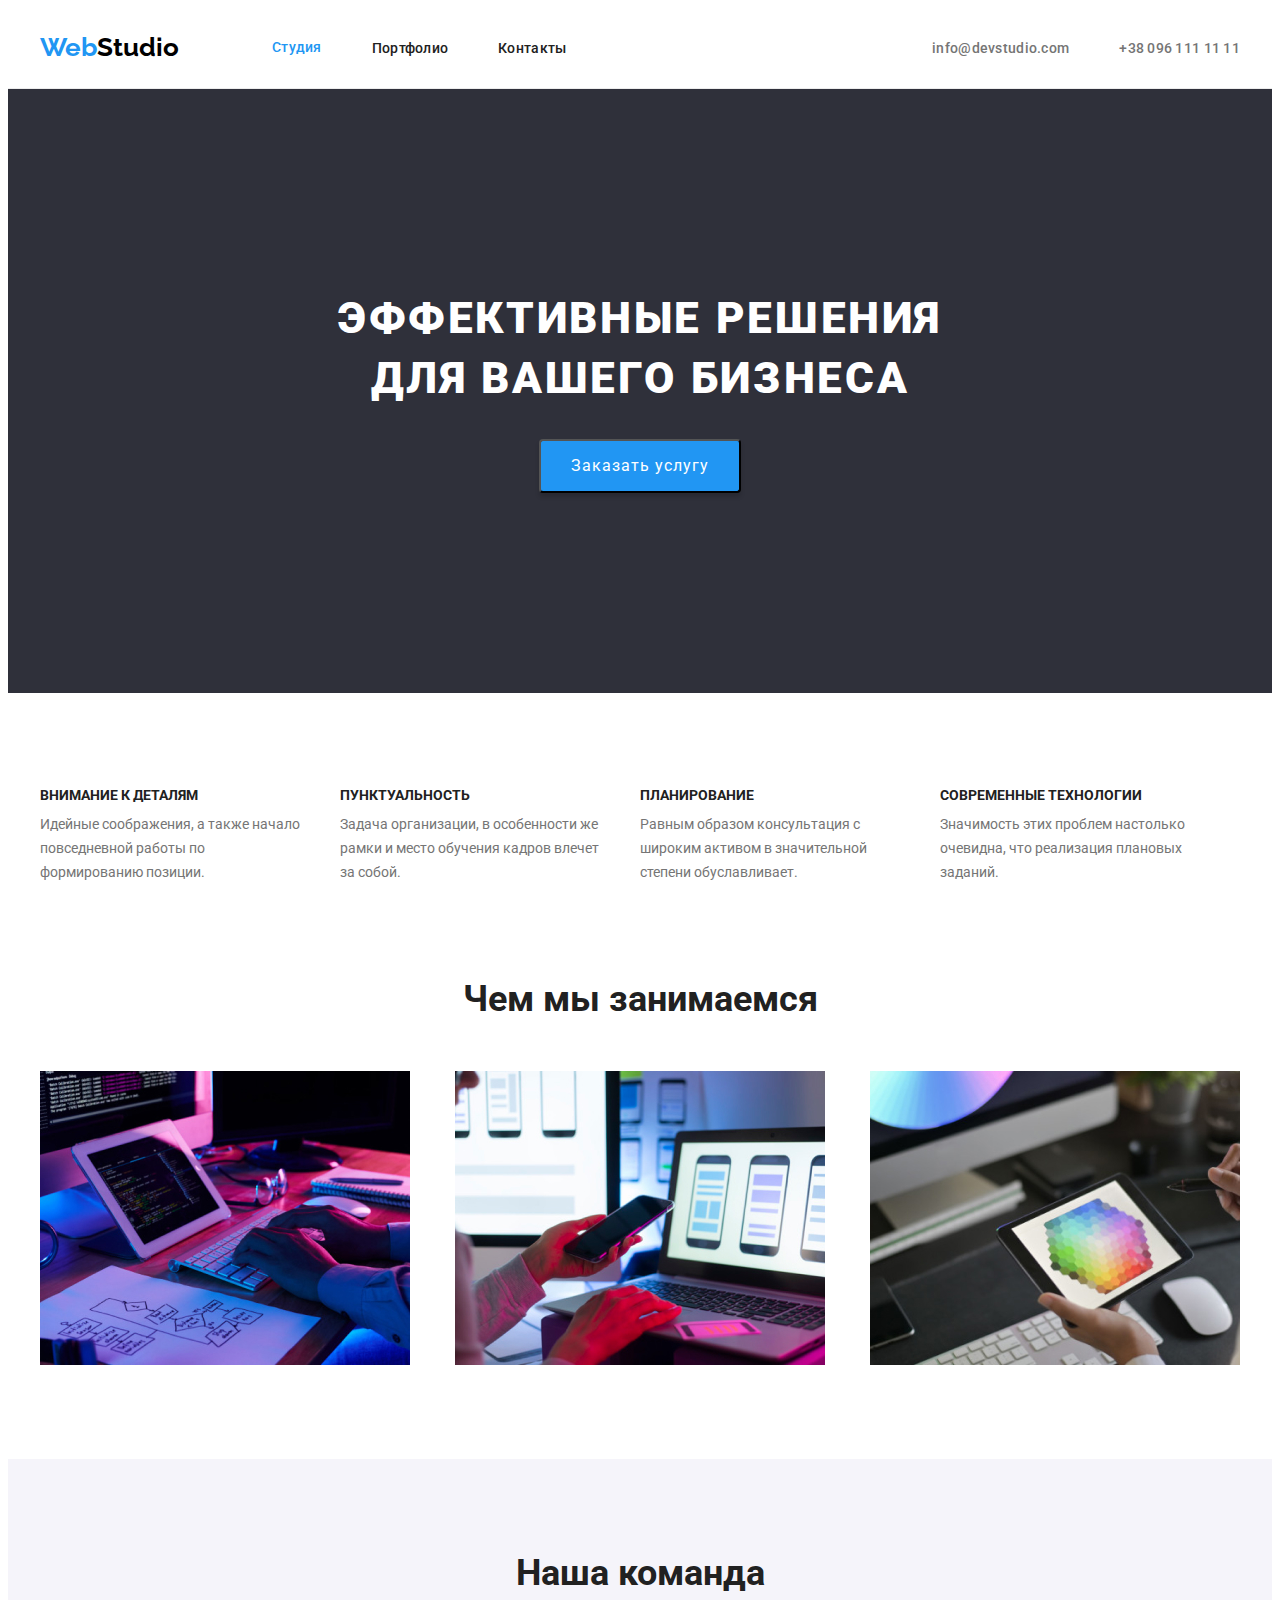
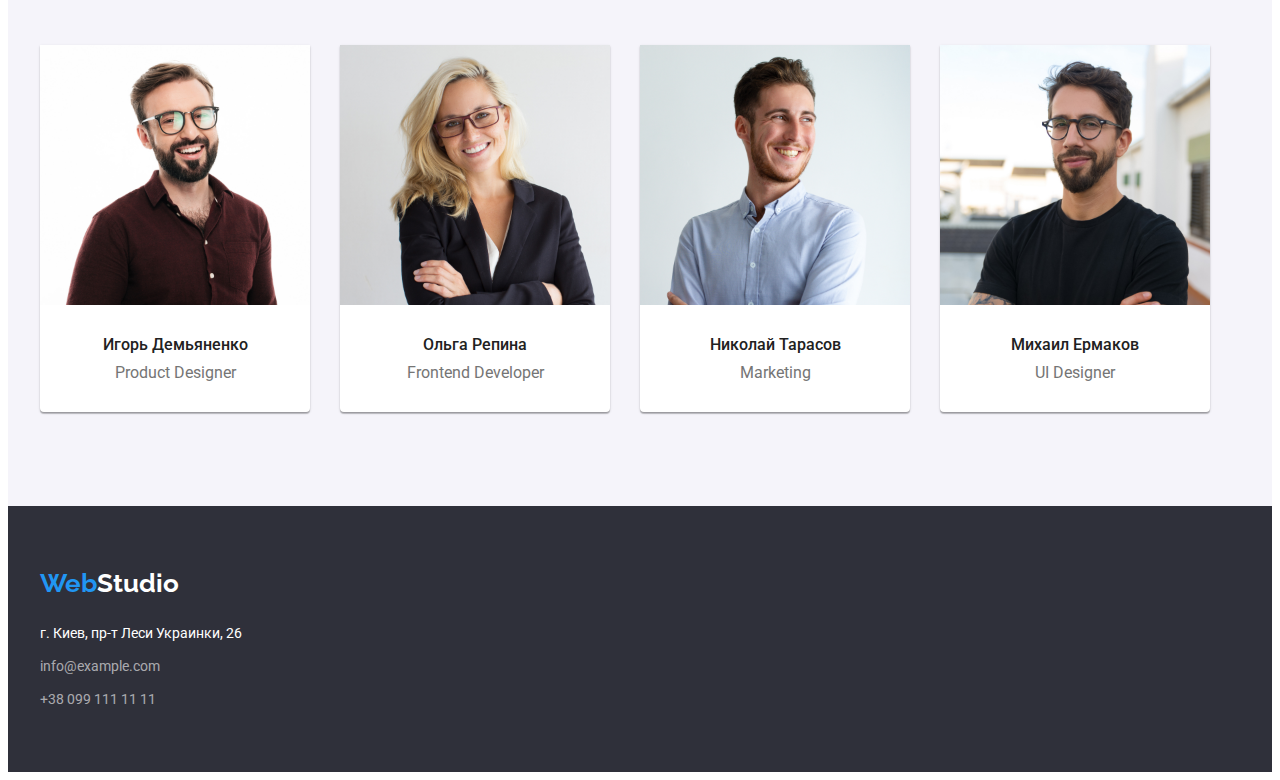
<file: index.html>
<!DOCTYPE html>
<html lang="ru">

<head>
  <meta charset="UTF-8">
  <meta name="viewport" content="width=device-width, initial-scale=1.0">
  <title lang="en">WebStudio</title>
  <link rel="stylesheet" href="https://cdnjs.cloudflare.com/ajax/libs/modern-normalize/1.0.0/modern-normalize.min.css"
    integrity="sha512-ISS7cAi1PEhQ8jnbJpJZMd29NlhNj4AWYyLOSp2CE/CsHxTCu+r+t0D2yoJudVrd0/8fTVPUVDzY5Tvli75u/g=="
    crossorigin="anonymous" />
  <link rel="preconnect" href="https://fonts.gstatic.com">
  <link href="https://fonts.googleapis.com/css2?family=Raleway:wght@700&family=Roboto:wght@400;500;700;900&display=swap"
    rel="stylesheet">
  <link rel="stylesheet" href="./css/style.css" />
</head>

<!-- BODY -->

<body class="body">

  <header class="header">

    <!-- SITE NAV -->
    <div class="container main-nav">
      <nav class="main-nav">
        <a class="studio-logo link" href="./index.html" title="главная страница"><span
            class="studio-logo-web">Web</span>Studio</a>
        <ul class="site-nav list">
          <li class="site-nav-item item"><a class="nav-link-current link" href="./index.html">Студия</a></li>
          <li class="site-nav-item item"><a class="nav-link link" href="./portfolio.html">Портфолио</a></li>
          <li class="site-nav-item item"><a class="nav-link link" href="#">Контакты</a></li>
        </ul>
      </nav>

      <ul class="header-contacts list">
        <li class="header-contacts-mail item"><a class="header-contacts link"
            href="mailto:info@devstudio.com">info@devstudio.com</a></li>
        <li class="header-contacts-tel item"><a class="header-contacts link" href="tel.+380961111111">+38 096 111 11
            11</a>
        </li>
      </ul>
    </div>
  </header>
  <!-- MAINE -->

  <main>
    <!-- HERO -->
    <section class="main-hero">
      <div class="container">
        <h1 class="hero-title title">Эффективные решения для вашего бизнеса</h1>
        <button class="hero-button button" type="button">Заказать услугу</button>
      </div>
    </section>
    <!-- FEATURES-->
    <section class="features">
      <div class="container">
        <h2 class="visually-hidden title">FEATURES</h2>
        <ul class="features-items list">
          <li class="features-item list">
            <h3 class="features-title title">Внимание к деталям</h3>
            <p class="features-text part">Идейные соображения, а также начало повседневной работы по формированию
              позиции.</p>
          </li>

          <li class="features-item list">
            <h3 class="features-title title">Пунктуальность</h3>
            <p class="features-text part">Задача организации, в особенности же рамки и место обучения кадров влечет за
              собой.
            </p>
          </li>

          <li class="features-item list">
            <h3 class="features-title title">Планирование</h3>
            <p class="features-text part">Равным образом консультация с широким активом в значительной степени
              обуславливает.
            </p>
          </li>

          <li class="features-item list">
            <h3 class="features-title title">Современные технологии</h3>
            <p class="features-text part">Значимость этих проблем настолько очевидна, что реализация плановых заданий.
            </p>
          </li>
        </ul>
      </div>
    </section>
    <!--ABOUT US-->
    <section class="about">
      <div class="container">
        <h2 class="about-title title">Чем мы занимаемся</h2>
        <ul class="about-list list">
          <li class="about-image list"><img src="./images/images-index/img1.jpg"
              alt="руки на клавиатуре перед компютером" width="370" height="294"></li>
          <li class="about-image list"><img src="./images/images-index/img2.jpg"
              alt="человек державший в однлй руке телефон а вторую руку положил на компюьер в каком то офисе"
              width="370" height="294"></li>
          <li class="about-image list"><img src="./images/images-index/img3.jpg"
              alt="чьи то руки держащие в руках планшет перед компютером" width="370" height="294"></li>
        </ul>
      </div>
    </section>

    <!--TEAM-->
    <section class="team">
      <div class="container">
        <h2 class="team-title title">Наша команда</h2>
        <ul class="team-list list">
          <li class="team-item list">
            <img class="team-image" src="./images/images-index/img4.jpg"
              alt="улыбающийся Игорь Демьяненко с бородой и в очках в бордовой рубашке" width="270" height="260">
            <div class="team-content">
              <h3 class="team-name title">Игорь Демьяненко</h3>
              <p class="team-profession part" lang="en">Product Designer</p>
            </div>
          </li>

          <li class="team-item list">
            <img class="team-image" src="./images/images-index/img5.jpg"
              alt="красивая и улыбающаяся Ольга Репина в очках и чорном пиджаке" width="270" height="260">
            <div class="team-content">
              <h3 class="team-name title">Ольга Репина</h3>
              <p class="team-profession part" lang="en">Frontend Developer</p>
            </div>
          </li>

          <li class="team-item list">
            <img class="team-image" src="./images/images-index/img6.jpg"
              alt="черезчур улыбающийся Николай Тарасов в голубой рубашке" width="270" height="260">
            <div class="team-content">
              <h3 class="team-name title">Николай Тарасов</h3>
              <p class="team-profession part" lang="en">Marketing</p>
            </div>
          </li>

          <li class="team-item list">
            <img class="team-image" src="./images/images-index/img7.jpg"
              alt="хитро улыбающийся Михаил Ермаков в чорной футболке" width="270" height="260">
            <div class="team-content">
              <h3 class="team-name title">Михаил Ермаков</h3>
              <p class="team-profession part" lang="en">UI Designer</p>
            </div>
          </li>
        </ul>
      </div>
    </section>
  </main>

  <!-- FOOTER -->
  <footer class="footer">
    <div class="container">
      <a class="studio-logo link" href="./index.html" title="переход на главную страницу"><span
          class="studio-logo-web">Web</span>Studio</a>
      <address class="address">
        <a class="address-name link" href="https://goo.gl/maps/4jQuwbv64BxVn1Br7">г. Киев, пр-т Леси Украинки,
          26</a>
        <a class="link-contact link" href="mailto:info@example.com">info@example.com</a>
        <a class="link-contact link" href="tel:+380991111111">+38 099 111 11 11</a>
      </address>
    </div>
  </footer>
</body>

</html>
</file>
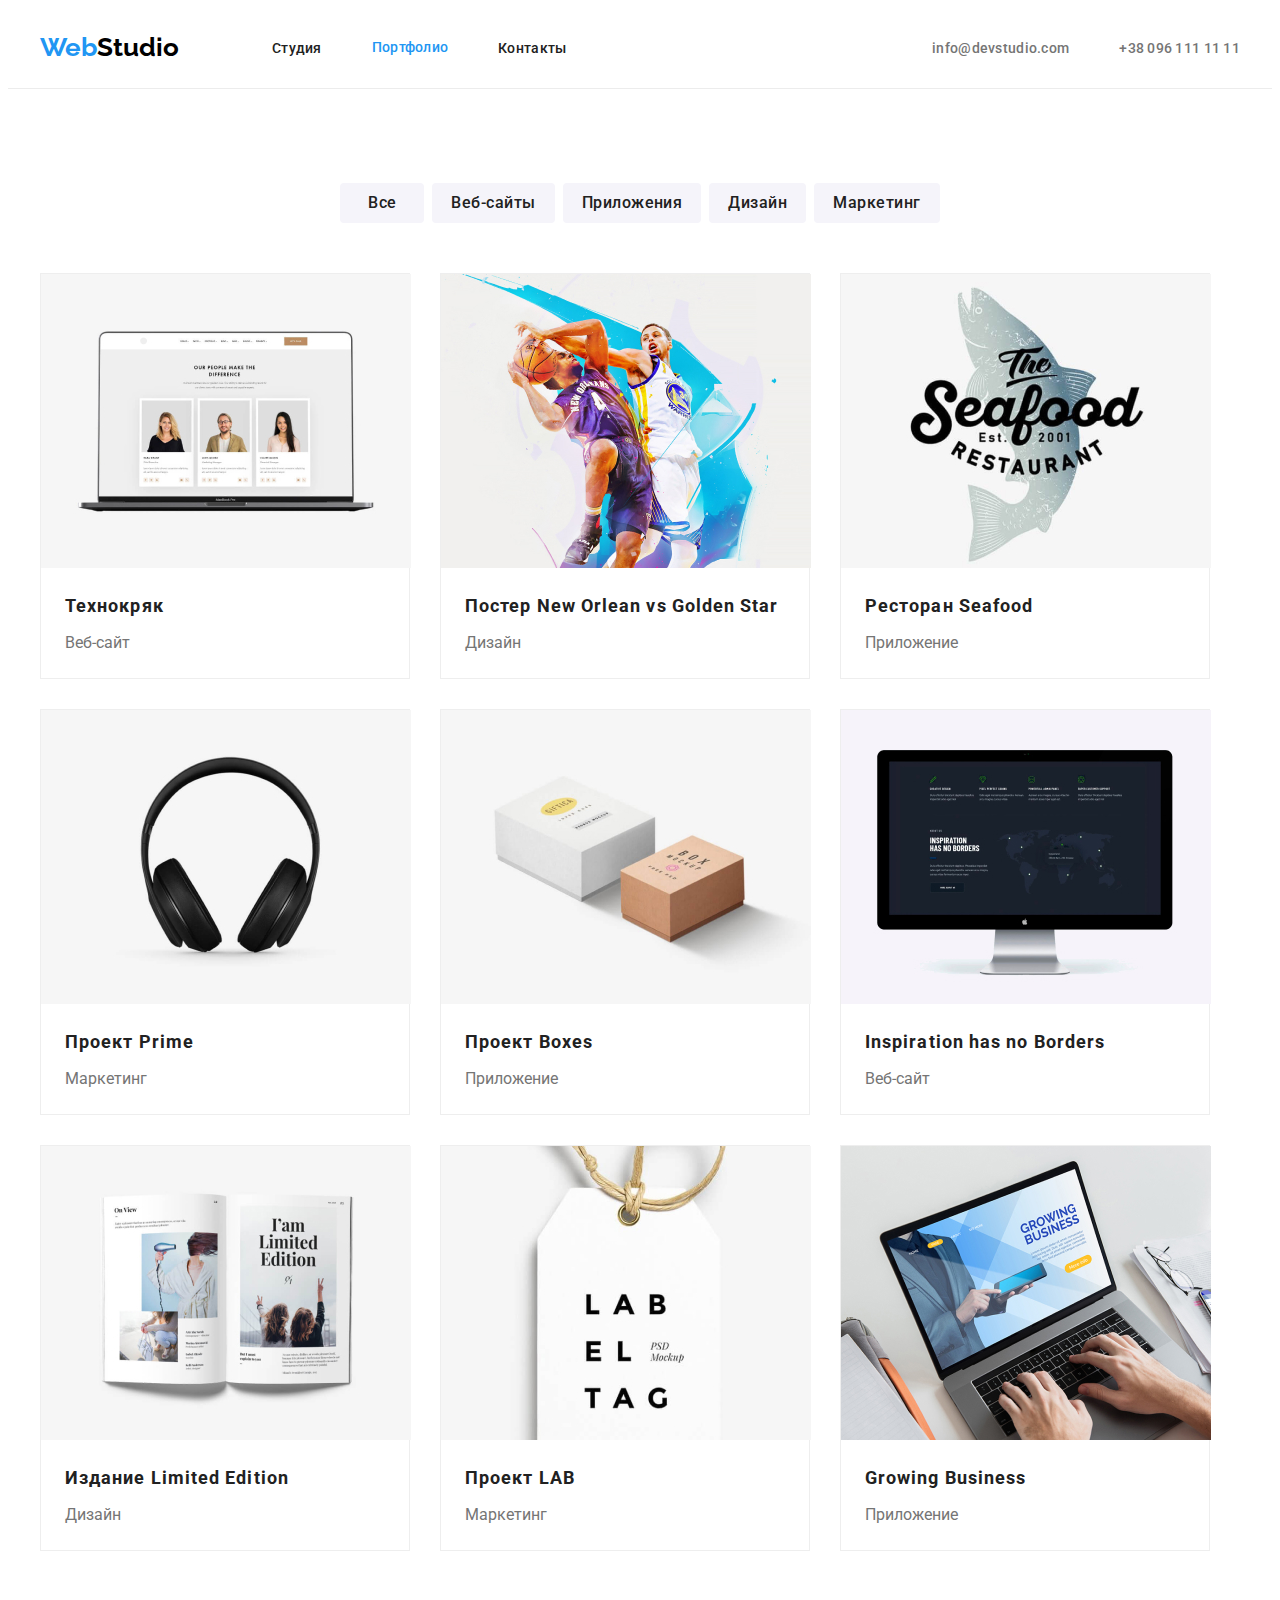
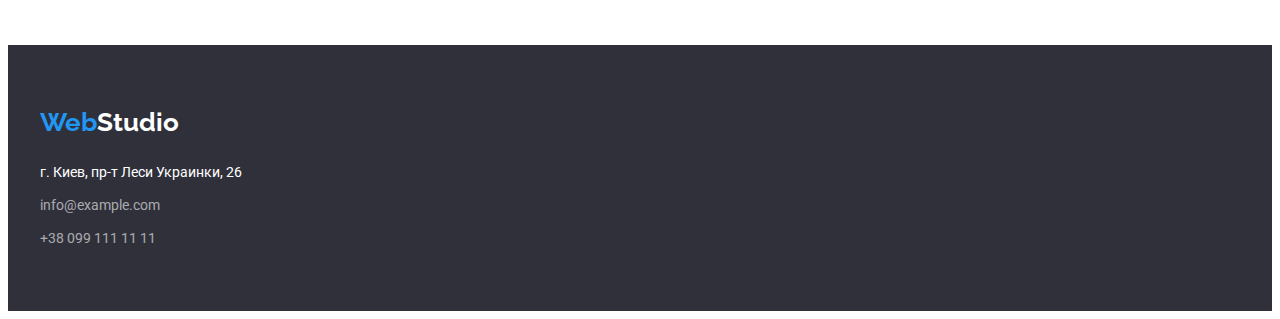
<file: portfolio.html>
<!DOCTYPE html>
<html lang="ru">

<head>
  <meta charset="UTF-8">
  <meta name="viewport" content="width=device-width, initial-scale=1.0">
  <title>Portfolio</title>
  <link rel="stylesheet" href="https://cdnjs.cloudflare.com/ajax/libs/modern-normalize/1.0.0/modern-normalize.min.css"
    integrity="sha512-ISS7cAi1PEhQ8jnbJpJZMd29NlhNj4AWYyLOSp2CE/CsHxTCu+r+t0D2yoJudVrd0/8fTVPUVDzY5Tvli75u/g=="
    crossorigin="anonymous" />
  <link rel="preconnect" href="https://fonts.gstatic.com">
  <link href="https://fonts.googleapis.com/css2?family=Raleway:wght@700&family=Roboto:wght@400;500;700;900&display=swap"
    rel="stylesheet">
  <link rel="stylesheet" href="./css/style.css">
</head>

<body class="body">

  <!-- HEADER -->
  <header class="header">

    <!-- SITE NAV -->
    <div class="container main-nav">
      <nav class="main-nav">
        <a class="studio-logo link" href="./index.html" title="главная страница"><span
            class="studio-logo-web">Web</span>Studio</a>
        <ul class="site-nav list">
          <li class="site-nav-item item"><a class="nav-link link" href="./index.html">Студия</a></li>
          <li class="site-nav-item item"><a class="nav-link-current link" href="./portfolio.html">Портфолио</a></li>
          <li class="site-nav-item item"><a class="nav-link link" href="#">Контакты</a></li>
        </ul>
      </nav>

      <ul class="header-contacts list">
        <li class="header-contacts-mail item"><a class="header-contacts link"
            href="mailto:info@devstudio.com">info@devstudio.com</a></li>
        <li class="header-contacts-tel item"><a class="header-contacts link" href="tel.+380961111111">+38 096 111 11
            11</a>
        </li>
      </ul>
    </div>
  </header>
  <!--PORTFOLIO-->
  <main>

    <!-- PORTFOLIO SECTION -->
    <section class="portfolio">
      <div class="container">
        <!-- FILTERS LIST -->
        <h1 class="visually-hidden">ФИЛЬТР</h1>

        <ul class="filters-items list">
          <li class="filters-item list">
            <button class="modal-btn button" type="button">Все</button>
          </li>

          <li class="filters-item list">
            <button class="modal-btn button" type="button">Веб-сайты</button>
          </li>

          <li class="filters-item list">
            <button class="modal-btn button" type="button">Приложения</button>
          </li>

          <li class="filters-item list">
            <button class="modal-btn button" type="button">Дизайн</button>
          </li>

          <li class="filters-item list">
            <button class="modal-btn button" type="button">Маркетинг</button>
          </li>
        </ul>

        <!-- PORTFOLIO ITEMS-->
        <h2 class="visually-hidden">ПОРТФОЛИО</h2>
        <ul class="portfolio-list list">
          <li class="portfolio-item list">
            <a class="portfolio-list link" href="portfolio1.jpg"><img class="portfolio-img"
                src="./images/images-portfolio/img1.jpg" alt="изображение сайта на десктопе" width="370" height="294">
              <div class="text-content">
                <h3 class="portfolio-name-title title">Технокряк</h3>
                <p class="portfolio-name-product part">Веб-сайт</p>
              </div>
            </a>
          </li>

          <li class="portfolio-item list">
            <a class="portfolio-list link" href="portfolio2.jpg"><img class="portfolio-img"
                src="./images/images-portfolio/img2.jpg" alt="двое баскетболистов борються за мячь" width="370"
                height="294">
              <div class="text-content">
                <h3 class="portfolio-name-title title">Постер <span>New Orlean vs Golden Star</span></h3>
                <p class="portfolio-name-product part">Дизайн</p>
              </div>
            </a>
          </li>

          <li class="portfolio-item list">
            <a class="portfolio-list link" href="portfolio-1.jpg"><img class="portfolio-img"
                src="./images/images-portfolio/img3.jpg" alt="эмблема ресторана Seafood" width="370" height="294">
              <div class="text-content">
                <h3 class="portfolio-name-title title">Ресторан <span lang="en">Seafood</span></h3>
                <p class="portfolio-name-product part">Приложение</p>
              </div>
            </a>
          </li>

          <li class="portfolio-item list">
            <a class="portfolio-list link" href="portfolio-2.jpg"><img class="portfolio-img"
                src="./images/images-portfolio/img4.jpg" alt="изображение наушников" width="370" height="294">
              <div class="text-content">
                <h3 class="portfolio-name-title title">Проект <span lang="en">Prime</span></h3>
                <p class="portfolio-name-product part">Маркетинг</p>
              </div>
            </a>
          </li>

          <li class="portfolio-item list">
            <a class="portfolio-list link" href="portfolio5.jpg"><img class="portfolio-img"
                src="./images/images-portfolio/img5.jpg" alt="изображение двух картонніх боксов" width="370"
                height="294">
              <div class="text-content">
                <h3 class="portfolio-name-title title">Проект <span lang="en">Boxes</span></h3>
                <p class="portfolio-name-product part">Приложение</p>
              </div>
            </a>
          </li>

          <li class="portfolio-item list">
            <a class="portfolio-list link" href="111.jpg"><img class="portfolio-img"
                src="./images/images-portfolio/img6.jpg" alt="изображение монитра компютера" width="370" height="294">
              <div class="text-content">
                <h3 class="portfolio-name-title title" lang="en">Inspiration has no Borders</h3>
                <p class="portfolio-name-product part">Веб-сайт</p>
              </div>
            </a>
          </li>

          <li class="portfolio-item list">
            <a class="portfolio-list link" href="portfolio7.jpg"><img class="portfolio-img"
                src="./images/images-portfolio/img7.jpg" alt="изображение книги с картинками" width="370" height="294">
              <div class="text-content">
                <h3 class="portfolio-name-title title">Издание <span lang="en">Limited Edition</span></h3>
                <p class="portfolio-name-product part">Дизайн</p>
              </div>
            </a>
          </li>

          <li class="portfolio-item  list">
            <a class="portfolio-list link" href="portfolio8.jpg"><img class="portfolio-img"
                src="./images/images-portfolio/img8.jpg" alt="бирка с надписю LABELTAG" width="370" height="294">
              <div class="text-content">
                <h3 class="portfolio-name-title  title">Проект <span lang="en">LAB</span></h3>
                <p class="portfolio-name-product part">Маркетинг</p>
              </div>
            </a>
          </li>

          <li class="portfolio-item list">
            <a class="portfolio-list link" href="2910404.jpg"><img class="portfolio-img"
                src="./images/images-portfolio/img9.jpg" alt="человек печатает на клавиатуре ноутбука" width="370"
                height="294">
              <div class="text-content">
                <h3 class="portfolio-name-title title" lang="en">Growing Business</h3>
                <p class="portfolio-name-product part">Приложение</p>
              </div>
            </a>
          </li>
        </ul>
      </div>
    </section>
  </main>
  <!--footer-->
  <footer class="footer">
    <div class="container">
      <a class="studio-logo link" href="./index.html" title="переход на главную страницу"><span
          class="studio-logo-web">Web</span>Studio</a>
      <address class="address">
        <a class="address-name link" href="https://goo.gl/maps/4jQuwbv64BxVn1Br7">г. Киев, пр-т Леси Украинки,
          26</a>
        <a class="link-contact link" href="mailto:info@example.com">info@example.com</a>
        <a class="link-contact link" href="tel:+380991111111">+38 099 111 11 11</a>
      </address>
    </div>
  </footer>

</body>

</html>
</file>
<file: css/style.css>
:root {
  --primary-text-color: #757575;
  --secondary-text-color: #212121;
  --accent-color: #2196f3;
  --primary-white-color: #ffffff;
  --primary-background-color: #2f303a;
  --secondary-background-color: #f5f4fa;
  --black-color: #000000;
  --secondary-accent-color: #188ce8;
  --border-line-color: #ececec;
  --bold-font-weight: 700;
  --regular-font-weight: 400;
  --medium-font-weight: 500;
  --black-font-weight: 900;
  --primery-letter-spacing: 0.03em;
}

/* утилиты */

body {
  color: var(--primary-text-color);

  font-family: 'Roboto', sans-serif;
  font-weight: var(--bold-font-weight);
  letter-spacing: var(--letter-spacing);
}
img {
  display: block;
}

.button {
  display: inline-block;
  font-family: inherit;
  cursor: pointer;
}

.container {
  width: 1200px;
  padding-right: 15px;
  padding-left: 15px;
  margin: 0px auto;
}

.list {
  list-style: none;
  margin: 0px;
  padding: 0px;
}

.link {
  text-decoration: none;
  margin: 0px;
  padding: 0px;
}
.title {
  margin: 0px;
  padding: 0px;
}

.part {
  margin: 0px;
  padding: 0px;
}
/* End утилиты */

/* <<<<<<<< COMPONENTS >>>>>>>> */

.studio-logo {
  margin-right: 93px;
  padding: 0px;

  color: var(--black-color);
  font-family: 'Raleway', sans-serif;
  font-size: 26px;
  line-height: 1.38;
}

.studio-logo:focus {
  color: red;
}

.studio-logo-web {
  color: var(--accent-color);
}

.visually-hidden {
  position: absolute !important;
  clip: rect(1px 1px 1px 1px); /* IE6, IE7 */
  clip: rect(1px, 1px, 1px, 1px);
  padding: 0 !important;
  border: 0 !important;
  height: 1px !important;
  width: 1px !important;
  overflow: hidden;
}

/* <<<<<<<< END COMPONENTS >>>>>>>> */

/* <<<<<<<< HEADER >>>>>>>> */

.header {
  border-bottom: 1px solid var(--border-line-color);
  background-color: var(--primary-white-color);
}

.main-nav {
  display: flex;
  align-items: center;
}

.main-nav .link {
  display: block;
  padding-top: 32px;
  padding-bottom: 32px;
}

.main-nav .studio-logo {
  padding: 0px;
}

.main-nav .item + .item {
  margin-left: 50px;
}

.site-nav {
  display: flex;
}

.nav-link {
  color: var(--secondary-text-color);

  font-weight: var(--medium-font-weight);
  font-size: 14px;
  line-height: 1.17;
  letter-spacing: 0.02em;
}

.nav-link:hover,
.nav-link:focus {
  color: var(--accent-color);
}

.nav-link-current {
  color: var(--accent-color);

  font-weight: var(--medium-font-weight);
  font-size: 14px;
  line-height: 1.14;
  letter-spacing: 0.02em;
}

.header-contacts {
  display: flex;
  margin-left: auto;
  padding: 0px;

  color: var(--primary-text-color);
  font-weight: var(--medium-font-weight);
  font-size: 14px;
  line-height: 1.17;
  letter-spacing: 0.02em;
}

.header-contacts:hover,
.header-contacts:focus {
  color: var(--accent-color);
}

/* <<<<<<<<END HEADER >>>>>>>> */

/* <<<<<<<< HERO >>>>>>>> */

.main-hero {
  padding-top: 200px;
  padding-bottom: 200px;
  background-color: var(--primary-background-color);
}

.main-hero .container {
  max-width: 696px;
  text-align: center;
  /* margin-top: 0px; */
}

.hero-title {
  margin-bottom: 30px;
  margin-top: 0px;

  color: var(--primary-white-color);
  font-weight: var(--black-font-weight);
  font-size: 44px;
  line-height: 1.36;
  letter-spacing: 0.06em;
  text-transform: uppercase;
}

.hero-button {
  color: #ffffff;
  min-width: 200px;
  border-radius: 4px;
  padding: 10px 30px;

  color: var(--primary-white-color);
  background-color: var(--accent-color);
  box-shadow: 0px 4px 4px rgba(0, 0, 0, 0.15);
  font-size: 16px;
  line-height: 1.875;
  letter-spacing: 0.06em;
}

.hero-button:hover,
.hero-button:focus {
  background: var(--secondary-accent-color);
}

/* <<<<<<<< END HERO >>>>>>>> */

/* <<<<<<<< FEATURES >>>>>>>> */

.features {
  padding-top: 94px;
}

.features-items {
  display: flex;
}

.features-item:not(:last-child) {
  margin-right: 30px;
}

.features-item {
  display: flex;
  flex-direction: column;
  max-width: 270px;
}

.features-title {
  color: var(--secondary-text-color);
  margin: 0px;
  margin-bottom: 10px;

  font-size: 14px;
  line-height: 1.17;
  text-transform: uppercase;
}

.features-text {
  margin: 0px;
  font-size: 14px;
  line-height: 1.71;
  font-weight: var(--regular-font-weight);
}

/* <<<<<<<< ABOUT US >>>>>>>> */

.about {
  padding-top: 94px;
  padding-bottom: 94px;
}
.about-title {
  margin-bottom: 50px;

  color: var(--secondary-text-color);
  font-size: 36px;
  line-height: 1.16;

  text-align: center;
}

.about-list {
  display: flex;
  justify-content: space-between;
}

/* <<<<<<<< END ABOUT US >>>>>>>> */

/* <<<<<<<< TEAM >>>>>>>> */

.team {
  background-color: var(--secondary-background-color);
  padding-top: 94px;
  padding-bottom: 94px;
}

.team-content {
  padding: 30px 10px;
}

.team-title {
  margin-bottom: 50px;

  color: var(--secondary-text-color);
  font-size: 36px;
  line-height: 1.16;
  text-align: center;
}

.team-list {
  display: flex;
}

.team-item {
  min-width: 270px;
  background: #ffffff;

  box-shadow: 0px 1px 3px rgba(0, 0, 0, 0.12), 0px 1px 1px rgba(0, 0, 0, 0.14),
    0px 2px 1px rgba(0, 0, 0, 0.2);
  border-radius: 0px 0px 4px 4px;
}

.team-item:not(:last-child) {
  margin-right: 30px;
}

.team-name {
  margin-bottom: 10px;

  color: var(--secondary-text-color);
  font-weight: var(--medium-font-weight);
  font-size: 16px;
  line-height: 1.19;
  text-align: center;
}

.team-profession {
  text-align: center;

  color: var(--primary-text-color);
  font-weight: var(--regular-font-weight);
  font-size: 16px;
  line-height: 1.17;
}

/* <<<<<<<< TEAM >>>>>>>> */

/* <<<<<<<< FOOTER >>>>>>>> */

.footer {
  padding-top: 60px;
  padding-bottom: 60px;
  background-color: var(--primary-background-color);
}

.footer .studio-logo {
  display: inline-block;
  margin-bottom: 20px;
  margin-right: 0px;

  color: var(--primary-white-color);
}

.address {
  display: flex;
  font-style: normal;
  flex-direction: column;
}

.address-name {
  color: var(--primary-white-color);
  font-weight: var(--regular-font-weight);
  font-size: 14px;
  line-height: 1.7;
}

.link-contact {
  color: rgba(255, 255, 255, 0.6);
  font-size: 14px;
  font-weight: var(--regular-font-weight);
  line-height: 1.71;
  letter-spacing: var(--letter-spacing);
}

.address .link:not(:last-child) {
  margin-bottom: 9px;
}

.address .link:hover,
.address .link:focus {
  color: var(--accent-color);
}

/* <<<<<<<< END FOOTER >>>>>>>> */

/* <<<<<<<< PORTFOLIO >>>>>>>> */

.portfolio {
  padding-top: 94px;
  padding-bottom: 94px;
}

.filters-items {
  display: flex;
  justify-content: center;
  margin-bottom: 50px;
}

.filters-item:not(:last-child) {
  margin-right: 8px;
}
.modal-btn {
  padding: 6px 18px;
  min-width: 84px;
  border: 1px solid transparent;

  color: var(--secondary-text-color);
  background: var(--secondary-background-color);
  border-radius: 4px;
  font-style: normal;
  font-weight: var(--medium-font-weight);
  font-size: 16px;
  line-height: 1.62;
  letter-spacing: var(--primery-letter-spacing);
}

.modal-btn:hover,
.modal-btn:focus {
  background: var(--accent-color);
  color: var(--primary-white-color);

  box-shadow: 0px 3px 1px rgba(0, 0, 0, 0.1), 0px 1px 2px rgba(0, 0, 0, 0.08),
    0px 2px 2px rgba(0, 0, 0, 0.12);
  border-radius: 4px;
}

.portfolio-list {
  display: flex;
  flex-wrap: wrap;

  margin: 0px;
  padding: 0px;
}

.portfolio-item {
  margin: 0px;
  margin-right: 30px;
  margin-bottom: 30px;
  padding: 0px;
  max-width: 370px;
  background: var(--primary-white-color);
  border: 1px solid #eeeeee;
  box-sizing: border-box;
}

.portfolio-item:nth-child(3n + 3) {
  margin-right: 0px;
}

.portfolio-item:nth-last-child(-n + 3) {
  margin-bottom: 0px;
}

.portfolio-img {
  display: inline-block;
  margin: 0px;
  padding: 0px;
}
.text-content {
  min-width: 322px;
  padding: 20px 24px;
}

.portfolio-name-title {
  margin-bottom: 4px;
  min-width: 322px;
  color: var(--secondary-text-color);
  font-size: 18px;
  line-height: 2;
  letter-spacing: 0.06em;
}

.portfolio-name-product {
  color: var(--primary-text-color);
  font-style: var(--regular-font-weight);
  font-weight: var(--regular-font-weight);
  font-size: 16px;
  line-height: 1.87;
}

/* <<<<<<<< END PORTFOLIO >>>>>>>> */
</file>
